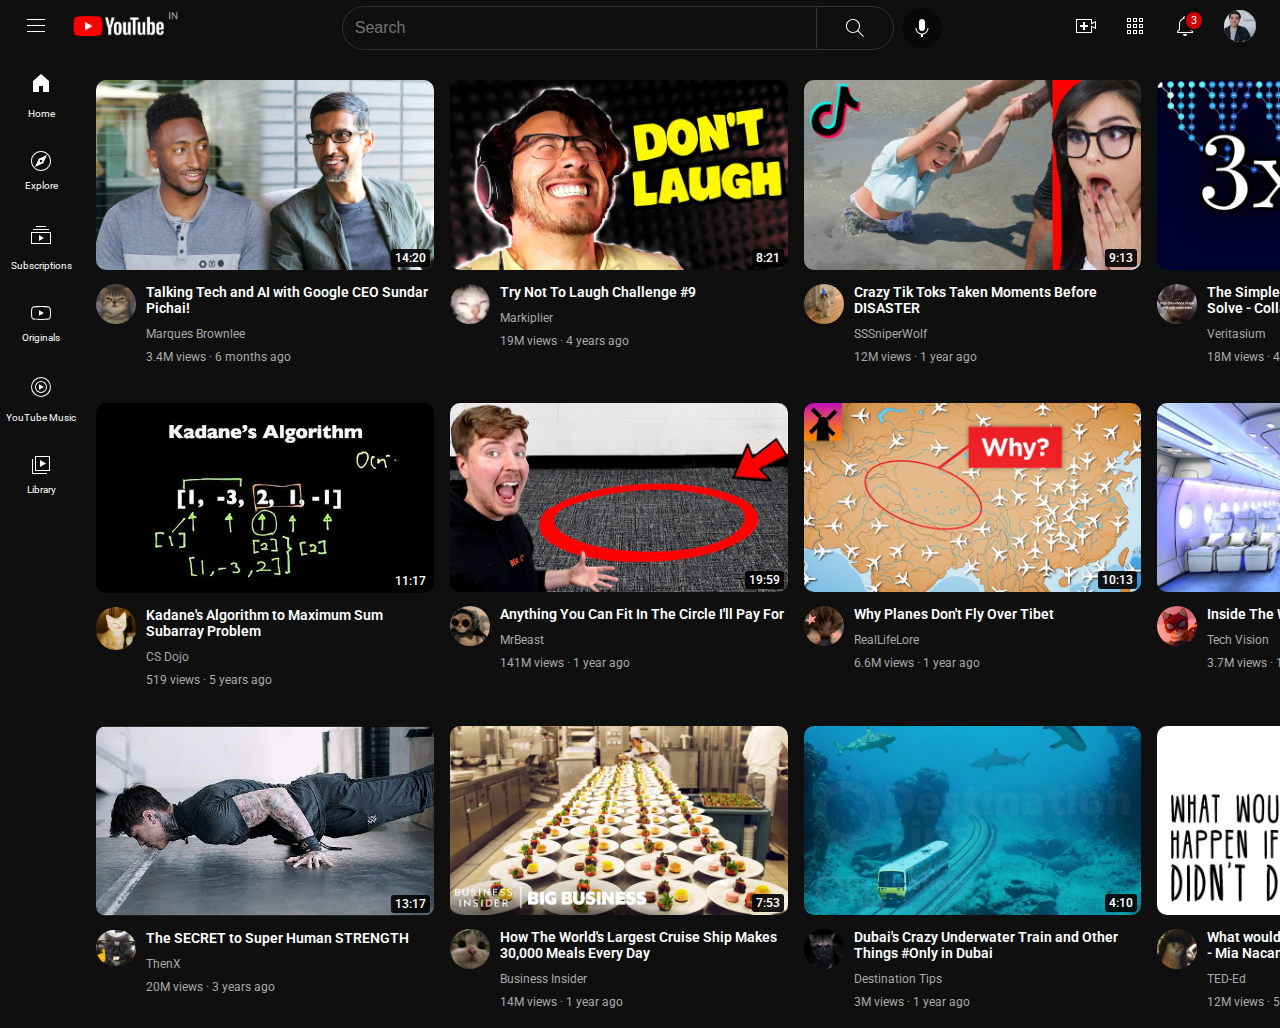
<file: index.html>
<!DOCTYPE html>
<html>
    <head>
        <title>YouTube</title>
        <link rel="preconnect" href="https://fonts.googleapis.com">
        <link rel="preconnect" href="https://fonts.gstatic.com" crossorigin>
        <link href="https://fonts.googleapis.com/css2?family=Montserrat&family=Roboto&display=swap" rel="stylesheet">
        <link rel="stylesheet" href="general.css">
        <link rel="stylesheet" href="grid.css">
        <link rel="stylesheet" href="topbar.css">
        <link rel="stylesheet" href="sidebar.css">
    </head>
    <body>
        <div class="sidebar">
            <button class="iconb">
                <a href="https://www.youtube.com/">
                    <img class="icon" src="side-bar/home.svg" alt="">
                    <p class="icont">Home</p>
                </a>
            </button>
            <button>
                <a class="iconb" href="https://www.youtube.com/feed/trending?bp=6gQJRkVleHBsb3Jl">
                <img class="icon" src="side-bar/explore.svg" alt="">
                <p class="icont">Explore</p>
                </a>
            </button>
            <button class="iconb">
                <a href="https://www.youtube.com/feed/subscriptions">
                    <img class="icon" src="side-bar/subscriptions.svg" alt="">
                    <p class="icont">Subscriptions</p>
                </a>
            </button>
            <button class="iconb">
                <img class="icon" src="side-bar/originals.svg" alt="">
                <p class="icont">Originals</p>
            </button>
            <button class="iconb">
                <a href="https://music.youtube.com/">
                    <img class="icon" src="side-bar/youtube-music.svg" alt="">
                    <p class="icont">YouTube Music</p>
                </a>
            </button>
            <button class="iconb">
                <img class="icon" src="side-bar/library.svg" alt="">
                <p class="icont">Library</p>
            </button>
        </div>
            <div class="topbar">
                <div class="div1">
                    <div>
                        <img class="menu" src="top-bar/hamburger-menu.svg" alt="">
                    </div>
                    <div>
                        <a href="https://www.youtube.com/">
                            <img class="ylogo" src="top-bar/icon.png" alt="">
                        </a>
                    </div>
                </div>
                <div class="div2">
                        <input class="searchbar" type="text" placeholder="Search">
                        <img class="search" src="top-bar/search.svg" alt="">
                        <img class="voice" src="top-bar/voice-search-icon.svg" alt="">
                </div>
                <div class="div3" >
                    <div>
                        <img class="upload" src="top-bar/upload.svg" alt="">
                    </div>
                    <div>
                        <img class="apps" src="top-bar/youtube-apps.svg" alt="">
                    </div>
                    <div class="notifications">
                        <img class="notification" src="top-bar/notifications.svg" alt="">
                        <div class="notification-no">3</div>
                    </div>
                    <div>
                        <img class="my-channel" src="top-bar/my-channel.jpeg" alt="">
                    </div>
                </div>      
                       
            </div>
            <div class="grid">
                <div class="preview">
                    <div>
                        <div class="thumbnails">
                            <a href="https://www.youtube.com/watch?v=n2RNcPRtAiY">
                                <div class="vtime">14:20</div>
                                <img class="thumbnail" src="thumbnail/thumbnail-1.webp">
                            </a>
                        </div>
                        <div class="details">   
                            <div class="grid2">
                                <div class="logo">
                                    <img class="pfp" src="Channel pfp/cat.jpg">
                                </div>
                                <div class="text">
                                <p class="title"><a href="https://www.youtube.com/watch?v=n2RNcPRtAiY">
                                    Talking Tech and AI with Google CEO Sundar Pichai!
                                    </a>
                                </p>
                                    <a  class="author" href="https://www.youtube.com/c/mkbhd">
                                        Marques Brownlee
                                    </a>
                                <p class="stats">3.4M views · 6 months ago</p>
                                </div>
                            </div>                 
                        </div>
                    </div>
                </div>
                <div class="preview">
                    <div>
                        <div class="thumbnails">
                            <a href="https://www.youtube.com/watch?v=mP0RAo9SKZk">
                                <div class="vtime">8:21</div>
                                <img class="thumbnail" src="thumbnail/thumbnail-2.webp">
                            </a>
                        </div>
                        <div class="details">   
                            <div class="grid2">
                                <div class="logo">
                                    <img class="pfp" src="Channel pfp/cat1.jpg">
                                </div>
                                <div class="text">
                                    <p class="title"><a href="https://www.youtube.com/watch?v=mP0RAo9SKZk">
                                        Try Not To Laugh Challenge #9
                                        </a>
                                    </p>
                                        <a  class="author" href="https://www.youtube.com/c/markiplier">
                                            Markiplier
                                        </a>
                                <p class="stats">19M views · 4 years ago</p>
                                </div>
                            </div>
                               
                        </div>
                    </div>
                </div>
                <div class="preview">
                    <div>
                        <div class="thumbnails">
                            <a href="https://www.youtube.com/watch?v=FgjPQQeTh1w">
                                <div class="vtime">9:13</div>
                                <img class="thumbnail" src="thumbnail/thumbnail-3.webp">
                            </a>
                        </div>
                        <div class="details">   
                            <div class="grid2">
                                <div class="logo">
                                    <img class="pfp" src="Channel pfp/cat2.jpg">
                                </div>
                                <div class="text">
                                    <p class="title"><a href="https://www.youtube.com/watch?v=FgjPQQeTh1w">
                                        Crazy Tik Toks Taken Moments Before DISASTER
                                        </a>
                                    </p>
                                        <a  class="author" href="https://www.youtube.com/user/SSSniperWolf">
                                            SSSniperWolf
                                        </a>
                                <p class="stats">12M views · 1 year ago</p>
                                </div>
                            </div>
                               
                        </div>
                    </div>
                </div>
                <div class="preview">
                    <div>
                        <div class="thumbnails">
                            <a href="https://www.youtube.com/watch?v=094y1Z2wpJg">
                                <div class="vtime">22:09</div>
                                <img class="thumbnail" src="thumbnail/thumbnail-4.webp">
                            </a>
                        </div>
                        <div class="details">   
                            <div class="grid2">
                                <div class="logo">
                                    <img class="pfp" src="Channel pfp/cat3.jpg">
                                </div>
                                <div class="text">
                                    <p class="title"><a href="https://www.youtube.com/watch?v=094y1Z2wpJg">
                                        The Simplest Math Problem No One Can Solve - Collatz Conjecture
                                        </a>
                                    </p>
                                        <a  class="author" href="https://www.youtube.com/c/veritasium">
                                            Veritasium
                                        </a>
                                <p class="stats">18M views · 4 months ago</p>
                                </div>
                            </div>
                               
                        </div>
                    </div>
                </div>
                <div class="preview">
                    <div>
                        <div class="thumbnails">
                            <a href="https://www.youtube.com/watch?v=86CQq3pKSUw">
                                <div class="vtime">11:17</div>
                                <img class="thumbnail" src="thumbnail/thumbnail-5.webp">
                            </a>
                        </div>
                        <div class="details">   
                            <div class="grid2">
                                <div class="logo">
                                    <img class="pfp" src="Channel pfp/cat4.jpg">
                                </div>
                                <div class="text">
                                    <p class="title"><a href="https://www.youtube.com/watch?v=86CQq3pKSUw">
                                        Kadane's Algorithm to Maximum Sum Subarray Problem
                                        </a>
                                    </p>
                                        <a  class="author" href="https://www.youtube.com/c/CSDojo">
                                            CS Dojo
                                        </a>
                                <p class="stats">519 views · 5 years ago</p>
                                </div>
                            </div>
                               
                        </div>
                    </div>
                </div>
                <div class="preview">
                    <div>
                        <div class="thumbnails">
                            <a href="https://www.youtube.com/watch?v=yXWw0_UfSFg">
                                <div class="vtime">19:59</div>
                                <img class="thumbnail" src="thumbnail/thumbnail-6.webp">
                            </a>
                        </div>
                        <div class="details">   
                            <div class="grid2">
                                <div class="logo">
                                    <img class="pfp" src="Channel pfp/cat5.jpg">
                                </div>
                                <div class="text">
                                    <p class="title"><a href="https://www.youtube.com/watch?v=yXWw0_UfSFg">
                                        Anything You Can Fit In The Circle I'll Pay For
                                        </a>
                                    </p>
                                        <a  class="author" href="https://www.youtube.com/channel/UCX6OQ3DkcsbYNE6H8uQQuVA">
                                            MrBeast
                                        </a>
                                <p class="stats">141M views · 1 year ago</p>
                                </div>
                            </div>
                               
                        </div>
                    </div>
                </div>
                <div class="preview">
                    <div>
                        <div class="thumbnails">
                            <a href="https://www.youtube.com/watch?v=fNVa1qMbF9Y">
                                <div class="vtime">10:13</div>
                                <img class="thumbnail" src="thumbnail/thumbnail-7.webp">
                            </a>
                        </div>
                        <div class="details">   
                            <div class="grid2">
                                <div class="logo">
                                    <img class="pfp" src="Channel pfp/cat6.jpg">
                                </div>
                                <div class="text">
                                    <p class="title"><a href="https://www.youtube.com/watch?v=fNVa1qMbF9Y">
                                        Why Planes Don't Fly Over Tibet
                                        </a>
                                    </p>
                                        <a  class="author" href="https://www.youtube.com/channel/UCP5tjEmvPItGyLhmjdwP7Ww">
                                            RealLifeLore
                                        </a>
                                <p class="stats">6.6M views · 1 year ago</p>
                                </div>
                            </div>
                               
                        </div>
                    </div>
                </div>
                <div class="preview">
                    <div>
                        <div class="thumbnails">
                            <a href="https://www.youtube.com/watch?v=lFm4EM1juls">
                                <div class="vtime">7:12</div>
                                <img class="thumbnail" src="thumbnail/thumbnail-8.webp">
                            </a>
                        </div>
                        <div class="details">   
                            <div class="grid2">
                                <div class="logo">
                                    <img class="pfp" src="Channel pfp/cat7.jpg">
                                </div>
                                <div class="text">
                                    <p class="title"><a href="https://www.youtube.com/watch?v=lFm4EM1juls">
                                        Inside The World's Biggest Passenger Plane
                                        </a>
                                    </p>
                                        <a  class="author" href="https://www.youtube.com/channel/UCHAK6CyegY22Zj2GWrcaIxg">
                                            Tech Vision
                                        </a>
                                <p class="stats">3.7M views · 10 months ago</p>
                                </div>
                            </div>
                               
                        </div>
                    </div>
                </div>
                <div class="preview">
                    <div>
                        <div class="thumbnails">
                            <a href="https://www.youtube.com/watch?v=ixmxOlcrlUc">
                                <div class="vtime">13:17</div>
                                <img class="thumbnail" src="thumbnail/thumbnail-9.webp">
                            </a>
                        </div>
                        <div class="details">   
                            <div class="grid2">
                                <div class="logo">
                                    <img class="pfp" src="Channel pfp/cat8.jpg">
                                </div>
                                <div class="text">
                                    <p class="title"><a href="https://www.youtube.com/watch?v=ixmxOlcrlUc">
                                        The SECRET to Super Human STRENGTH
                                        </a>
                                    </p>
                                        <a  class="author" href="https://www.youtube.com/c/OFFICIALTHENXSTUDIOS">
                                            ThenX
                                        </a>
                                <p class="stats">20M views · 3 years ago</p>
                                </div>
                            </div>
                               
                        </div>
                    </div>
                </div>
                <div class="preview">
                    <div>
                        <div class="thumbnails">
                            <a href="https://www.youtube.com/watch?v=R2vXbFp5C9o">
                                <div class="vtime">7:53</div>
                                <img class="thumbnail" src="thumbnail/thumbnail-10.webp">
                            </a>
                        </div>
                        <div class="details">   
                            <div class="grid2">
                                <div class="logo">
                                    <img class="pfp" src="Channel pfp/cat9.jpg">
                                </div>
                                <div class="text">
                                    <p class="title"><a href="https://www.youtube.com/watch?v=R2vXbFp5C9o">
                                        How The World's Largest Cruise Ship Makes 30,000 Meals Every Day
                                        </a>
                                    </p>
                                        <a  class="author" href="https://www.youtube.com/user/businessinsider">
                                            Business Insider
                                        </a>
                                <p class="stats">14M views · 1 year ago</p>
                                </div>
                            </div>
                               
                        </div>
                    </div>
                </div>
                <div class="preview">
                    <div>
                        <div class="thumbnails">
                            <a href="https://www.youtube.com/watch?v=0nZuYyXET3s">
                                <div class="vtime">4:10</div>
                                <img class="thumbnail" src="thumbnail/thumbnail-11.webp">                             
                            </a>
                        </div>
                        <div class="details">   
                            <div class="grid2">
                                <div class="logo">
                                    <img class="pfp" src="Channel pfp/cat10.jpg">
                                </div>
                                <div class="text">
                                    <p class="title"><a href="https://www.youtube.com/watch?v=0nZuYyXET3s">
                                        Dubai's Crazy Underwater Train and Other Things #Only in Dubai
                                        </a>
                                    </p>
                                        <a  class="author" href="https://www.youtube.com/c/Destinationtips">
                                            Destination Tips
                                        </a>
                                <p class="stats">3M views · 1 year ago</p>
                                </div>
                            </div>
                               
                        </div>
                    </div>
                </div><div class="preview">
                    <div>
                        <div class="thumbnails">
                            <a href="https://www.youtube.com/watch?v=9iMGFqMmUFs">
                                <div class="vtime">4:51</div>
                                <img class="thumbnail" src="thumbnail/thumbnail-12.webp">
                            </a>
                        </div>
                        <div class="details">   
                            <div class="grid2">
                                <div class="logo">
                                    <img class="pfp" src="Channel pfp/cat11.jpg">
                                </div>
                                <div class="text">
                                    <p class="title"><a href="https://www.youtube.com/watch?v=9iMGFqMmUFs">
                                        What would happen if you didn't drink water? - Mia Nacamulli
                                        </a>
                                    </p>
                                        <a  class="author" href="https://www.youtube.com/teded">
                                            TED-Ed
                                        </a>
                                <p class="stats">12M views · 5 years ago</p>
                                </div>
                            </div>
                               
                        </div>
                    </div>
                </div>
            </div>
            
    </body>
</html>
</file>
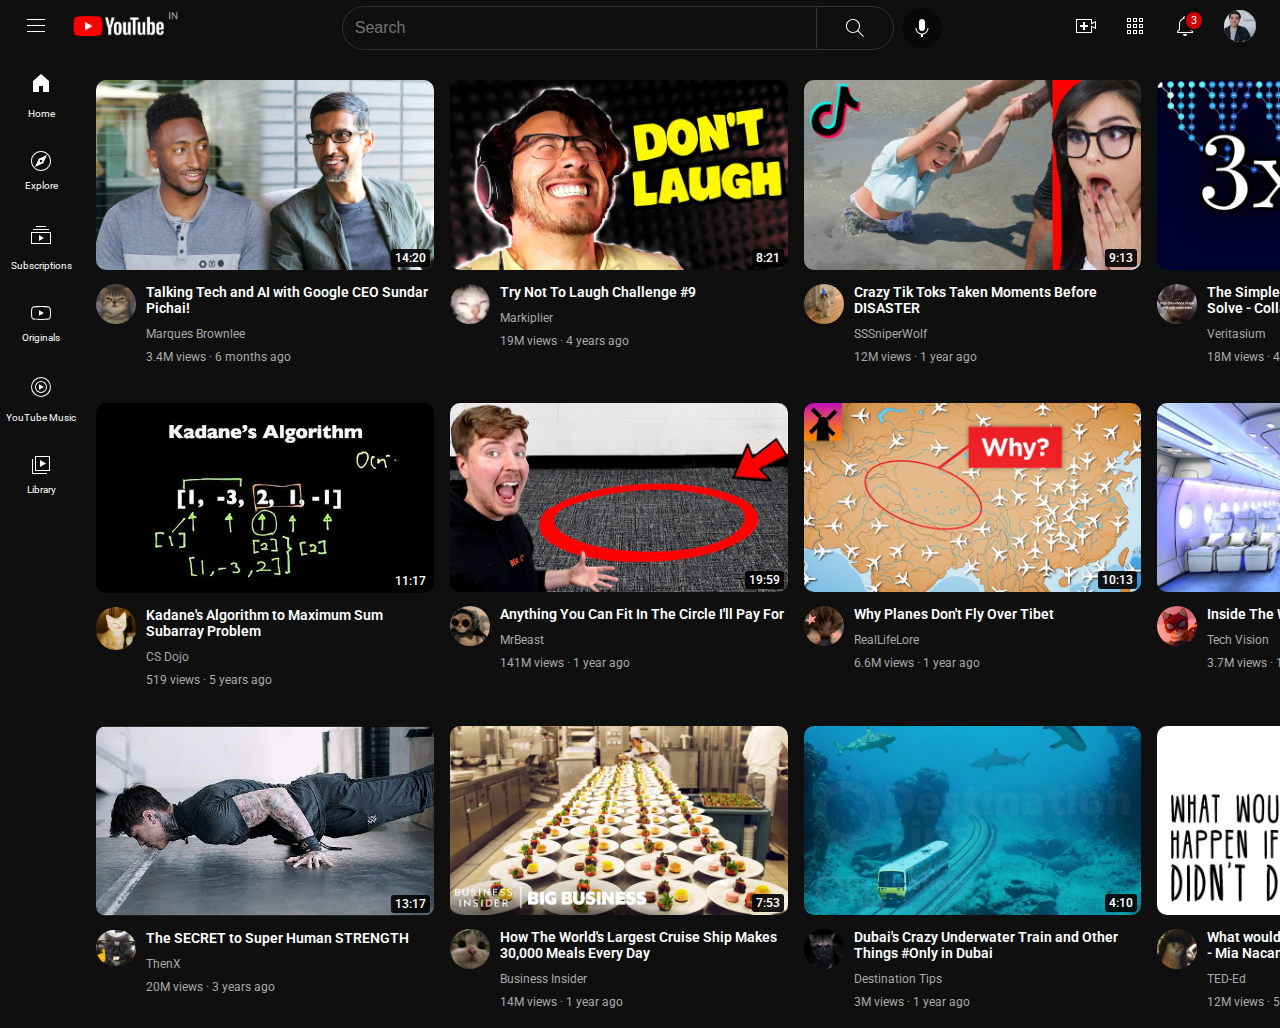
<file: youtube.html>
<!DOCTYPE html>
<html>
    <head>
        <title>YouTube</title>
        <link rel="preconnect" href="https://fonts.googleapis.com">
        <link rel="preconnect" href="https://fonts.gstatic.com" crossorigin>
        <link href="https://fonts.googleapis.com/css2?family=Montserrat&family=Roboto&display=swap" rel="stylesheet">
        <link rel="stylesheet" href="general.css">
        <link rel="stylesheet" href="grid.css">
        <link rel="stylesheet" href="topbar.css">
        <link rel="stylesheet" href="sidebar.css">
    </head>
    <body>
        <div class="sidebar">
            <button class="iconb">
                <a href="https://www.youtube.com/">
                    <img class="icon" src="side-bar/home.svg" alt="">
                    <p class="icont">Home</p>
                </a>
            </button>
            <button>
                <a class="iconb" href="https://www.youtube.com/feed/trending?bp=6gQJRkVleHBsb3Jl">
                <img class="icon" src="side-bar/explore.svg" alt="">
                <p class="icont">Explore</p>
                </a>
            </button>
            <button class="iconb">
                <a href="https://www.youtube.com/feed/subscriptions">
                    <img class="icon" src="side-bar/subscriptions.svg" alt="">
                    <p class="icont">Subscriptions</p>
                </a>
            </button>
            <button class="iconb">
                <img class="icon" src="side-bar/originals.svg" alt="">
                <p class="icont">Originals</p>
            </button>
            <button class="iconb">
                <a href="https://music.youtube.com/">
                    <img class="icon" src="side-bar/youtube-music.svg" alt="">
                    <p class="icont">YouTube Music</p>
                </a>
            </button>
            <button class="iconb">
                <img class="icon" src="side-bar/library.svg" alt="">
                <p class="icont">Library</p>
            </button>
        </div>
            <div class="topbar">
                <div class="div1">
                    <div>
                        <img class="menu" src="top-bar/hamburger-menu.svg" alt="">
                    </div>
                    <div>
                        <a href="https://www.youtube.com/">
                            <img class="ylogo" src="top-bar/icon.png" alt="">
                        </a>
                    </div>
                </div>
                <div class="div2">
                        <input class="searchbar" type="text" placeholder="Search">
                        <img class="search" src="top-bar/search.svg" alt="">
                        <img class="voice" src="top-bar/voice-search-icon.svg" alt="">
                </div>
                <div class="div3" >
                    <div>
                        <img class="upload" src="top-bar/upload.svg" alt="">
                    </div>
                    <div>
                        <img class="apps" src="top-bar/youtube-apps.svg" alt="">
                    </div>
                    <div class="notifications">
                        <img class="notification" src="top-bar/notifications.svg" alt="">
                        <div class="notification-no">3</div>
                    </div>
                    <div>
                        <img class="my-channel" src="top-bar/my-channel.jpeg" alt="">
                    </div>
                </div>      
                       
            </div>
            <div class="grid">
                <div class="preview">
                    <div>
                        <div class="thumbnails">
                            <a href="https://www.youtube.com/watch?v=n2RNcPRtAiY">
                                <div class="vtime">14:20</div>
                                <img class="thumbnail" src="thumbnail/thumbnail-1.webp">
                            </a>
                        </div>
                        <div class="details">   
                            <div class="grid2">
                                <div class="logo">
                                    <img class="pfp" src="Channel pfp/cat.jpg">
                                </div>
                                <div class="text">
                                <p class="title"><a href="https://www.youtube.com/watch?v=n2RNcPRtAiY">
                                    Talking Tech and AI with Google CEO Sundar Pichai!
                                    </a>
                                </p>
                                    <a  class="author" href="https://www.youtube.com/c/mkbhd">
                                        Marques Brownlee
                                    </a>
                                <p class="stats">3.4M views · 6 months ago</p>
                                </div>
                            </div>                 
                        </div>
                    </div>
                </div>
                <div class="preview">
                    <div>
                        <div class="thumbnails">
                            <a href="https://www.youtube.com/watch?v=mP0RAo9SKZk">
                                <div class="vtime">8:21</div>
                                <img class="thumbnail" src="thumbnail/thumbnail-2.webp">
                            </a>
                        </div>
                        <div class="details">   
                            <div class="grid2">
                                <div class="logo">
                                    <img class="pfp" src="Channel pfp/cat1.jpg">
                                </div>
                                <div class="text">
                                    <p class="title"><a href="https://www.youtube.com/watch?v=mP0RAo9SKZk">
                                        Try Not To Laugh Challenge #9
                                        </a>
                                    </p>
                                        <a  class="author" href="https://www.youtube.com/c/markiplier">
                                            Markiplier
                                        </a>
                                <p class="stats">19M views · 4 years ago</p>
                                </div>
                            </div>
                               
                        </div>
                    </div>
                </div>
                <div class="preview">
                    <div>
                        <div class="thumbnails">
                            <a href="https://www.youtube.com/watch?v=FgjPQQeTh1w">
                                <div class="vtime">9:13</div>
                                <img class="thumbnail" src="thumbnail/thumbnail-3.webp">
                            </a>
                        </div>
                        <div class="details">   
                            <div class="grid2">
                                <div class="logo">
                                    <img class="pfp" src="Channel pfp/cat2.jpg">
                                </div>
                                <div class="text">
                                    <p class="title"><a href="https://www.youtube.com/watch?v=FgjPQQeTh1w">
                                        Crazy Tik Toks Taken Moments Before DISASTER
                                        </a>
                                    </p>
                                        <a  class="author" href="https://www.youtube.com/user/SSSniperWolf">
                                            SSSniperWolf
                                        </a>
                                <p class="stats">12M views · 1 year ago</p>
                                </div>
                            </div>
                               
                        </div>
                    </div>
                </div>
                <div class="preview">
                    <div>
                        <div class="thumbnails">
                            <a href="https://www.youtube.com/watch?v=094y1Z2wpJg">
                                <div class="vtime">22:09</div>
                                <img class="thumbnail" src="thumbnail/thumbnail-4.webp">
                            </a>
                        </div>
                        <div class="details">   
                            <div class="grid2">
                                <div class="logo">
                                    <img class="pfp" src="Channel pfp/cat3.jpg">
                                </div>
                                <div class="text">
                                    <p class="title"><a href="https://www.youtube.com/watch?v=094y1Z2wpJg">
                                        The Simplest Math Problem No One Can Solve - Collatz Conjecture
                                        </a>
                                    </p>
                                        <a  class="author" href="https://www.youtube.com/c/veritasium">
                                            Veritasium
                                        </a>
                                <p class="stats">18M views · 4 months ago</p>
                                </div>
                            </div>
                               
                        </div>
                    </div>
                </div>
                <div class="preview">
                    <div>
                        <div class="thumbnails">
                            <a href="https://www.youtube.com/watch?v=86CQq3pKSUw">
                                <div class="vtime">11:17</div>
                                <img class="thumbnail" src="thumbnail/thumbnail-5.webp">
                            </a>
                        </div>
                        <div class="details">   
                            <div class="grid2">
                                <div class="logo">
                                    <img class="pfp" src="Channel pfp/cat4.jpg">
                                </div>
                                <div class="text">
                                    <p class="title"><a href="https://www.youtube.com/watch?v=86CQq3pKSUw">
                                        Kadane's Algorithm to Maximum Sum Subarray Problem
                                        </a>
                                    </p>
                                        <a  class="author" href="https://www.youtube.com/c/CSDojo">
                                            CS Dojo
                                        </a>
                                <p class="stats">519 views · 5 years ago</p>
                                </div>
                            </div>
                               
                        </div>
                    </div>
                </div>
                <div class="preview">
                    <div>
                        <div class="thumbnails">
                            <a href="https://www.youtube.com/watch?v=yXWw0_UfSFg">
                                <div class="vtime">19:59</div>
                                <img class="thumbnail" src="thumbnail/thumbnail-6.webp">
                            </a>
                        </div>
                        <div class="details">   
                            <div class="grid2">
                                <div class="logo">
                                    <img class="pfp" src="Channel pfp/cat5.jpg">
                                </div>
                                <div class="text">
                                    <p class="title"><a href="https://www.youtube.com/watch?v=yXWw0_UfSFg">
                                        Anything You Can Fit In The Circle I'll Pay For
                                        </a>
                                    </p>
                                        <a  class="author" href="https://www.youtube.com/channel/UCX6OQ3DkcsbYNE6H8uQQuVA">
                                            MrBeast
                                        </a>
                                <p class="stats">141M views · 1 year ago</p>
                                </div>
                            </div>
                               
                        </div>
                    </div>
                </div>
                <div class="preview">
                    <div>
                        <div class="thumbnails">
                            <a href="https://www.youtube.com/watch?v=fNVa1qMbF9Y">
                                <div class="vtime">10:13</div>
                                <img class="thumbnail" src="thumbnail/thumbnail-7.webp">
                            </a>
                        </div>
                        <div class="details">   
                            <div class="grid2">
                                <div class="logo">
                                    <img class="pfp" src="Channel pfp/cat6.jpg">
                                </div>
                                <div class="text">
                                    <p class="title"><a href="https://www.youtube.com/watch?v=fNVa1qMbF9Y">
                                        Why Planes Don't Fly Over Tibet
                                        </a>
                                    </p>
                                        <a  class="author" href="https://www.youtube.com/channel/UCP5tjEmvPItGyLhmjdwP7Ww">
                                            RealLifeLore
                                        </a>
                                <p class="stats">6.6M views · 1 year ago</p>
                                </div>
                            </div>
                               
                        </div>
                    </div>
                </div>
                <div class="preview">
                    <div>
                        <div class="thumbnails">
                            <a href="https://www.youtube.com/watch?v=lFm4EM1juls">
                                <div class="vtime">7:12</div>
                                <img class="thumbnail" src="thumbnail/thumbnail-8.webp">
                            </a>
                        </div>
                        <div class="details">   
                            <div class="grid2">
                                <div class="logo">
                                    <img class="pfp" src="Channel pfp/cat7.jpg">
                                </div>
                                <div class="text">
                                    <p class="title"><a href="https://www.youtube.com/watch?v=lFm4EM1juls">
                                        Inside The World's Biggest Passenger Plane
                                        </a>
                                    </p>
                                        <a  class="author" href="https://www.youtube.com/channel/UCHAK6CyegY22Zj2GWrcaIxg">
                                            Tech Vision
                                        </a>
                                <p class="stats">3.7M views · 10 months ago</p>
                                </div>
                            </div>
                               
                        </div>
                    </div>
                </div>
                <div class="preview">
                    <div>
                        <div class="thumbnails">
                            <a href="https://www.youtube.com/watch?v=ixmxOlcrlUc">
                                <div class="vtime">13:17</div>
                                <img class="thumbnail" src="thumbnail/thumbnail-9.webp">
                            </a>
                        </div>
                        <div class="details">   
                            <div class="grid2">
                                <div class="logo">
                                    <img class="pfp" src="Channel pfp/cat8.jpg">
                                </div>
                                <div class="text">
                                    <p class="title"><a href="https://www.youtube.com/watch?v=ixmxOlcrlUc">
                                        The SECRET to Super Human STRENGTH
                                        </a>
                                    </p>
                                        <a  class="author" href="https://www.youtube.com/c/OFFICIALTHENXSTUDIOS">
                                            ThenX
                                        </a>
                                <p class="stats">20M views · 3 years ago</p>
                                </div>
                            </div>
                               
                        </div>
                    </div>
                </div>
                <div class="preview">
                    <div>
                        <div class="thumbnails">
                            <a href="https://www.youtube.com/watch?v=R2vXbFp5C9o">
                                <div class="vtime">7:53</div>
                                <img class="thumbnail" src="thumbnail/thumbnail-10.webp">
                            </a>
                        </div>
                        <div class="details">   
                            <div class="grid2">
                                <div class="logo">
                                    <img class="pfp" src="Channel pfp/cat9.jpg">
                                </div>
                                <div class="text">
                                    <p class="title"><a href="https://www.youtube.com/watch?v=R2vXbFp5C9o">
                                        How The World's Largest Cruise Ship Makes 30,000 Meals Every Day
                                        </a>
                                    </p>
                                        <a  class="author" href="https://www.youtube.com/user/businessinsider">
                                            Business Insider
                                        </a>
                                <p class="stats">14M views · 1 year ago</p>
                                </div>
                            </div>
                               
                        </div>
                    </div>
                </div>
                <div class="preview">
                    <div>
                        <div class="thumbnails">
                            <a href="https://www.youtube.com/watch?v=0nZuYyXET3s">
                                <div class="vtime">4:10</div>
                                <img class="thumbnail" src="thumbnail/thumbnail-11.webp">                             
                            </a>
                        </div>
                        <div class="details">   
                            <div class="grid2">
                                <div class="logo">
                                    <img class="pfp" src="Channel pfp/cat10.jpg">
                                </div>
                                <div class="text">
                                    <p class="title"><a href="https://www.youtube.com/watch?v=0nZuYyXET3s">
                                        Dubai's Crazy Underwater Train and Other Things #Only in Dubai
                                        </a>
                                    </p>
                                        <a  class="author" href="https://www.youtube.com/c/Destinationtips">
                                            Destination Tips
                                        </a>
                                <p class="stats">3M views · 1 year ago</p>
                                </div>
                            </div>
                               
                        </div>
                    </div>
                </div><div class="preview">
                    <div>
                        <div class="thumbnails">
                            <a href="https://www.youtube.com/watch?v=9iMGFqMmUFs">
                                <div class="vtime">4:51</div>
                                <img class="thumbnail" src="thumbnail/thumbnail-12.webp">
                            </a>
                        </div>
                        <div class="details">   
                            <div class="grid2">
                                <div class="logo">
                                    <img class="pfp" src="Channel pfp/cat11.jpg">
                                </div>
                                <div class="text">
                                    <p class="title"><a href="https://www.youtube.com/watch?v=9iMGFqMmUFs">
                                        What would happen if you didn't drink water? - Mia Nacamulli
                                        </a>
                                    </p>
                                        <a  class="author" href="https://www.youtube.com/teded">
                                            TED-Ed
                                        </a>
                                <p class="stats">12M views · 5 years ago</p>
                                </div>
                            </div>
                               
                        </div>
                    </div>
                </div>
            </div>
            
    </body>
</html>
</file>
<file: general.css>
body{
    margin: 0;
    background-color: #0f0f0f;
}
a{
    font-family: roboto,arial,sans-serif;
    margin-top: 0;
    margin-bottom: 0;
    text-decoration: none;
    color: white;
    
}
p{
    font-family: roboto,arial,sans-serif;
    margin-top: 0;
    margin-bottom: 0;
    color: white;
}
button{
    padding: 0;
    border-style: none;
    cursor: pointer;
}
img{
    cursor: pointer;
}
</file>
<file: grid.css>
.thumbnail{
    width: 100%;
    margin-bottom: 0;
    border-radius: 10px;
}
.thumbnails{
    position: relative;
}
.vtime{
    position: absolute;
    bottom: 7px;
    right: 4px;
    background-color: #000000E6;
    padding-top: 2px;
    padding-bottom: 2px;
    padding-left: 4px;
    padding-right: 4px;
    color: white;
    border-radius: 3px;
    font-size: 12px;
    font-weight: 550;
    font-family: roboto,arial,sen-serif;

}
.pfp{
    width: 40px;
    display: block;
}
.details{
    display: block;
}
.text{
    display: inline-block;
}
.logo{
    display: inline-block;
    vertical-align: top;
    margin-right: 5px;
}
.pfp{
    vertical-align: top;
    margin-top: 10px;
    border-radius: 40px;
}
.title{
    margin-top: 10px;
    width: 100%;
    font-size: 14px;
    font-weight: 600;
    margin-bottom: 8px;
}
.author{
    font-size: 12px;
    color: #AAAAAA;
    margin-top: 0;
    margin-bottom: 0;
}
.stats{
    font-size: 12px;
    color: #AAAAAA;
    margin-top: 8px;
    margin-bottom: 15px;
}
.preview{
    padding: 4px;
    width: 337.8px;
    margin-right: 0;
}
.grid{
    display: grid;
    grid-template-columns: 1fr 1fr 1fr 1fr;
    column-gap: 8px;
    row-gap: 16px;
    padding-top: 76px;
    background-color: #0f0f0f;
    padding-left: 92px;
    padding-right: 20px;
}
.grid2{
    display: grid;
    grid-template-columns: 50px 1fr;
    
}
</file>
<file: topbar.css>
.menu{
    width: 24px;
    height: 24px;
    margin-left: 24px;
    margin-right: 24px;
    -webkit-filter: invert(1);
    filter: invert(1);
}
.ylogo{
    height: 30px;
}
.searchbar{
    flex: 1;
    font-size: 16px;
    height: 40px;
    width: 0;
    padding-left: 12px;
    border-style: solid;
    border-color: rgb(48,48,48);
    border-radius: 40px;
    border-width: 0.8px;
    border-right-style: none;
    border-top-right-radius: 0px;
    border-bottom-right-radius: 0px;
    background-color: #0f0f0f;
}
.search{
    width: 24px;
    height: 40px;
    border-style: solid;
    border-color: rgb(204, 204, 204);
    border-radius: 40px;
    border-width: 0.8px;
    border-bottom-left-radius: 0px;
    border-top-left-radius: 0px;
    padding-top: 1px;
    padding-bottom: 1px;
    padding-left: 26px;
    padding-right: 26px;
    align-items: center;
    vertical-align: top;
    -webkit-filter: invert(1);
    filter: invert(1);
}
.voice{
    width: 24px;
    margin-left: 8px;
    padding-left: 8px;
    padding-right: 8px;
    padding-top: 8px;
    padding-bottom: 8px;
    border-radius: 20px;
    background-color: #f7f7f7;
    -webkit-filter: invert(1);
    filter: invert(1);
}
.upload{
    width: 24px;
    -webkit-filter: invert(1);
    filter: invert(1);
}
.apps{
    width: 24px;
    -webkit-filter: invert(1);
    filter: invert(1);
}
.notification{
    width: 24px;
    padding: 2px;
    -webkit-filter: invert(1);
    filter: invert(1);
}
.notifications{
    position: relative;
    cursor: pointer;
}
.notification-no{
    position: absolute;
    top: -2px;
    right: -5px;
    background-color: rgb(204, 0, 0);
    text-align: center;
    padding-top: 2px;
    padding-bottom: 2px;
    padding-left: 5px;
    padding-right: 5px;
    border-radius: 10px;
    border-width: 2px;
    border-style: solid;
    border-color: #0f0f0f;
    font-size: 11px;
    color: white;
    font-family: roboto,arial,sans-serif;
}
.my-channel{
    width: 32px;
    border-radius: 32px;
}
.div1{
    display: flex;
    flex-direction: row;
    padding-top: 16.5px;
    padding-bottom: 16.5px;
    align-items: center;
}
.div2{
    display: flex;
    flex: 1;
    margin-left: 60px;
    align-items: center;
    max-width: 600px;
}
.div3{
    display: flex;
    flex-direction: row;
    flex-shrink: 0;
    width: 182px;
    height: 32px;
    margin-left: 29px;
    margin-right: 24px;
    justify-content: space-between;
    align-items: center;
}
.topbar{
    margin-top: 0;
    height: 56px;
    display: flex;
    flex-direction: row;
    justify-content: space-between;
    align-items: center;
    margin-bottom: 20px;
    position: fixed;
    top: 0;
    left: 0;
    right: 0;
    background-color: #0f0f0f;
    z-index: 100;
}
</file>
<file: sidebar.css>
.sidebar{
    direction: flex;
    flex-direction: column;
    justify-content: space-between;
    position: fixed;
    top: 56px;
    left: 0;
    bottom: 0;
    background-color: #0f0f0f;
    padding-top: 5px;
    z-index: 200;
    margin-left: 5px;
}
.icon{
    height: 24px;
    margin-bottom: 5px;
    align-items: center;
    margin-left: 24px;
    margin-right: 24px;
    -webkit-filter: invert(1);
    filter: invert(1);
}
.iconb{
    display: grid;
    grid-template-rows: 24px 1fr;
    border-style: none;
    background-color: #0f0f0f;
    padding: 0;
    align-items: center;
    padding-top: 22px;
    padding-bottom: 22px;
}
.icont{
    font-family: roboto,arial;
    font-size: 10px;
    color: white;
    margin-top: 5px;
}
</file>
